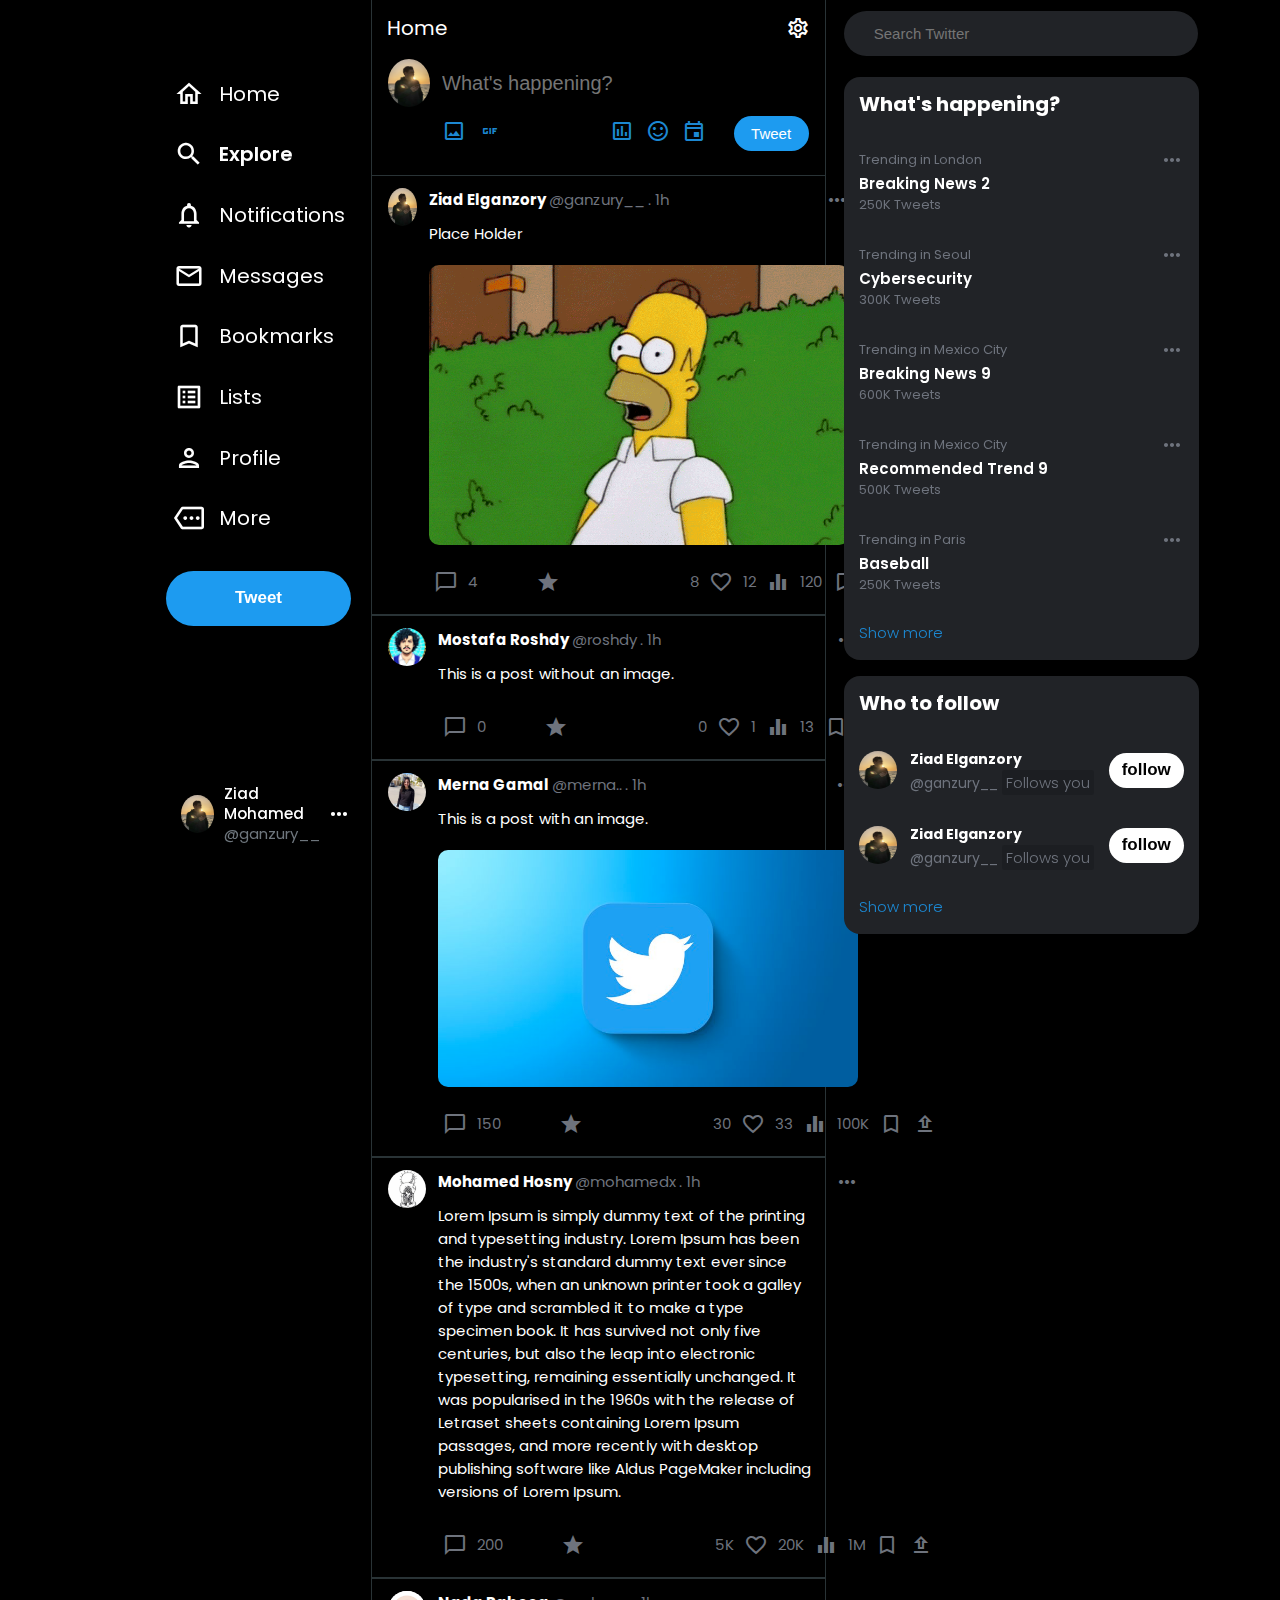
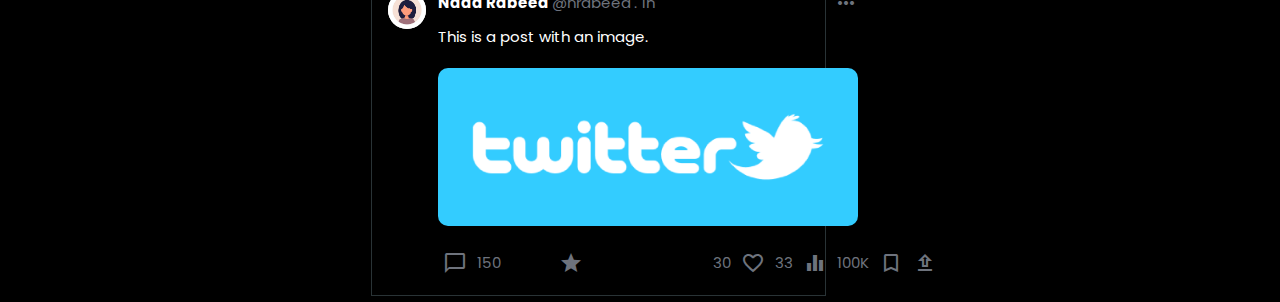
<file: index.html>
<!DOCTYPE html>
<html lang="en">
  <head>
    <meta charset="UTF-8" />
    <meta http-equiv="X-UA-Compatible" content="IE=edge" />
    <meta name="viewport" content="width=device-width, initial-scale=1.0" />
    <link
      href="https://fonts.googleapis.com/icon?family=Material+Icons|Material+Icons+Outlined"
      rel="stylesheet"
    />
    <link rel="stylesheet" href="styles/style.css" />
    <title>Twitter</title>
  </head>
  <body>
    <header>
      <div class="nav-links">
        <a href="#">
          <i class="material-icons-outlined"> flutter_dash </i>
        </a>
        <a href="index.html">
          <i class="material-icons-outlined"> home </i>
          <span>Home</span>
        </a>
        <a href="/pages/explore.html">
          <i class="material-icons-outlined"> search </i>
          <span style="font-weight: 600">Explore</span>
        </a>
        <a href="#">
          <i class="material-icons-outlined"> notifications </i>
          <span>Notifications</span>
        </a>
        <a href="#">
          <i class="material-icons-outlined"> email </i>
          <span>Messages</span>
        </a>
        <a href="#">
          <i class="material-icons-outlined"> bookmark_border </i>
          <span>Bookmarks</span>
        </a>
        <a href="#">
          <i class="material-icons-outlined"> list_alt </i>
          <span>Lists</span>
        </a>
        <a href="#">
          <i class="material-icons-outlined"> person </i>
          <span>Profile</span>
        </a>
        <a href="#">
          <i class="material-icons-outlined"> more </i>
          <span>More</span>
        </a>
        <button class="tweet-btn">Tweet</button>
      </div>

      <div class="main-account">
        <a href="#">
          <img src="images/profiles/ziad.jpg" class="tweet-img" />
          <div class="account-details">
            <span class="account-name">Ziad Mohamed</span>
            <span class="account-handel">@ganzury__</span>
          </div>
          <i class="material-icons-outlined">more_horiz</i>
        </a>
      </div>
    </header>

    <main>
      <div class="main-flex">
        <div class="main-feed">
          <div class="home-bar">
            <span>Home</span>
            <i class="material-icons-outlined">settings</i>
          </div>
          <div class="new-tweet">
            <img src="images/profiles/ziad.jpg" class="tweet-img" />
            <div class="new-tweet-details">
              <input type="text" placeholder="What's happening?" />
              <div class="new-tweet-actions">
                <ul>
                  <li>
                    <i class="material-icons-outlined">image</i>
                  </li>
                  <li>
                    <i class="material-icons-outlined">gif_box</i>
                  </li>
                  <li>
                    <i class="material-icons-outlined">poll</i>
                  </li>
                  <li>
                    <i class="material-icons-outlined">sentiment_satisfied</i>
                  </li>
                  <li>
                    <i class="material-icons-outlined">event</i>
                  </li>
                </ul>
                <button class="tweet-btn">Tweet</button>
              </div>
            </div>
          </div>
          <!-- Posts Start -->
          <div class="feed">
            <!-- This Is The Posts Feed -->
          </div>
          <!-- Posts End -->
        </div>
        <div class="side-feed">
          <div class="search">
            <input type="text" placeholder="Search Twitter" />
          </div>
          <div class="sticky-content">
            <div class="trending">
              <h1 class="h1-title">What's happening?</h1>
              <!-- Trending Items -->
              <div class="trends">
                <!-- Randomized Trends -->
              </div>
              <a href="#" class="show-more">Show more</a>
              <!-- End Of Trending Items -->
            </div>
            <div class="follow">
              <div class="h1-title">Who to follow</div>
              <div class="follow-profile">
                <img class="tweet-img" src="../images/profiles/ziad.jpg" alt="" />
                <div class="follow-details">
                  <a href="">Ziad Elganzory</a>
                  <span>@ganzury__ <span id="follows">Follows you</span></span>
                </div>
                <button class="tweet-btn">follow</button>
              </div>
              <div class="follow-profile">
                <img class="tweet-img" src="../images/profiles/ziad.jpg" alt="" />
                <div class="follow-details">
                  <a href="">Ziad Elganzory</a>
                  <span>@ganzury__ <span id="follows">Follows you</span></span>
                </div>
                <button class="tweet-btn">follow</button>
              </div>
              <a href="#" class="show-more">Show more</a>
            </div>
          </div>
        </div>
      </div>
    </main>

    <script src="/scripts/home.js"></script>
  </body>
</html>
</file>
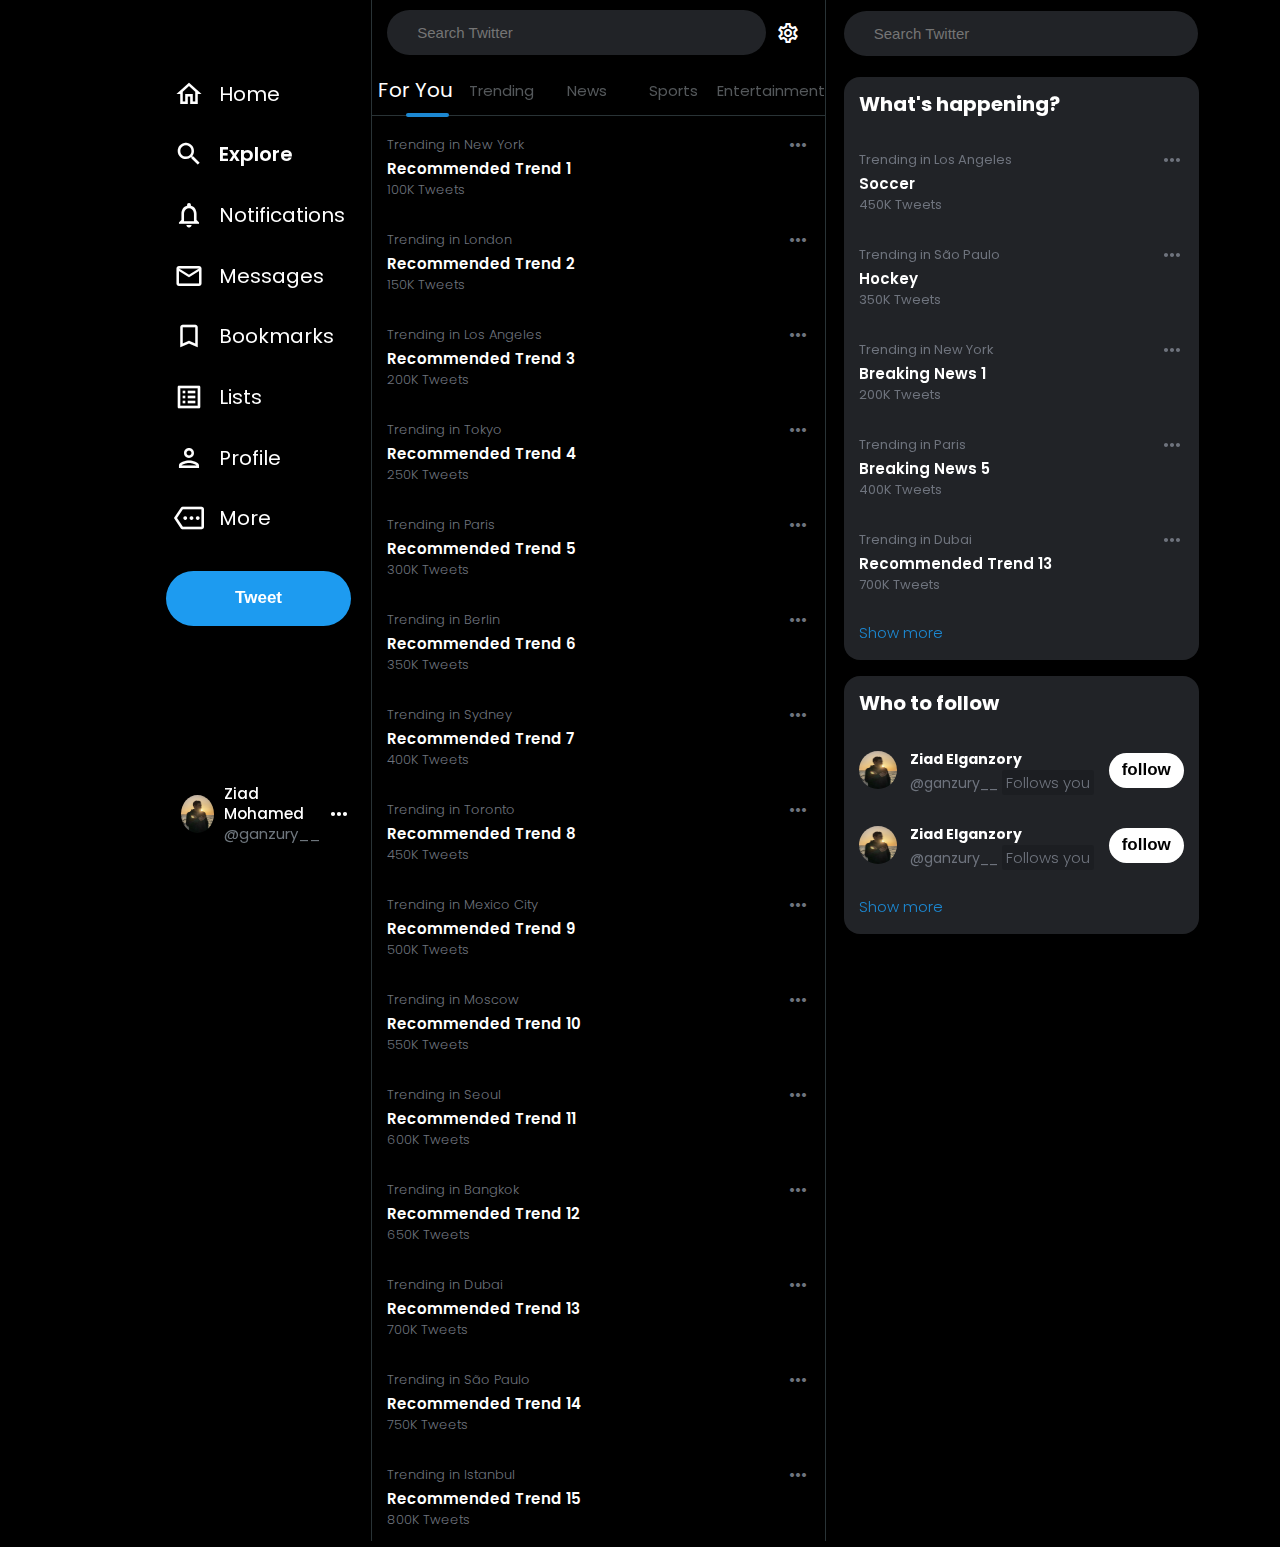
<file: pages/explore.html>
<!DOCTYPE html>
<html lang="en">
  <head>
    <meta charset="UTF-8" />
    <meta http-equiv="X-UA-Compatible" content="IE=edge" />
    <meta name="viewport" content="width=device-width, initial-scale=1.0" />
    <link
      href="https://fonts.googleapis.com/icon?family=Material+Icons|Material+Icons+Outlined"
      rel="stylesheet"
    />
    <link rel="stylesheet" href="../styles/explorestyle.css" />
    <title>Explore</title>
  </head>
  <body>
    <header>
      <div class="nav-links">
        <a href="#">
          <i class="material-icons-outlined"> flutter_dash </i>
        </a>
        <a href="../index.html">
          <i class="material-icons-outlined"> home </i>
          <span>Home</span>
        </a>
        <a href="#">
          <i class="material-icons-outlined"> search </i>
          <span style="font-weight: 600">Explore</span>
        </a>
        <a href="#">
          <i class="material-icons-outlined"> notifications </i>
          <span>Notifications</span>
        </a>
        <a href="#">
          <i class="material-icons-outlined"> email </i>
          <span>Messages</span>
        </a>
        <a href="#">
          <i class="material-icons-outlined"> bookmark_border </i>
          <span>Bookmarks</span>
        </a>
        <a href="#">
          <i class="material-icons-outlined"> list_alt </i>
          <span>Lists</span>
        </a>
        <a href="#">
          <i class="material-icons-outlined"> person </i>
          <span>Profile</span>
        </a>
        <a href="#">
          <i class="material-icons-outlined"> more </i>
          <span>More</span>
        </a>
        <button class="tweet-btn">Tweet</button>
      </div>

      <div class="main-account">
        <a href="#">
          <img src="../images/profiles/ziad.jpg" class="tweet-img" />
          <div class="account-details">
            <span class="account-name">Ziad Mohamed</span>
            <span class="account-handel">@ganzury__</span>
          </div>
          <i class="material-icons-outlined">more_horiz</i>
        </a>
      </div>
    </header>

    <main>
      <div class="main-flex">
        <div class="main-feed">
          <div class="home">
            <div class="home-top">
              <div class="search-home">
                <input type="text" placeholder="Search Twitter" />
              </div>
              <div class="setting-home">
                <i class="material-icons-outlined">settings</i>
              </div>
            </div>
            <div class="home-bot">
              <div class="nav-item" data-category="For You"><p>For You</p></div>
              <div class="nav-item" data-category="Trending"><p>Trending</p></div>
              <div class="nav-item" data-category="News"><p>News</p></div>
              <div class="nav-item" data-category="Sports"><p>Sports</p></div>
              <div class="nav-item" data-category="Entertainment"><p>Entertainment</p></div>
          </div>
          
  
          </div>
          <!-- Posts Start -->
          <div class="explore">
            <!-- Json Data Is Displayed Here -->
          </div>
          <!-- Trends End -->
        </div>

        <div class="side-feed">
          <div class="search">
            <input type="text" placeholder="Search Twitter" />
          </div>
          <div class="sticky-content">
            <div class="trending">
              <h1 class="h1-title">What's happening?</h1>
              <!-- Trending Items -->
              <div class="trends">
                <!-- Side Trends Are Here -->
              </div>
              <a href="#" class="show-more">Show more</a>
              <!-- End Of Trending Items -->
            </div>
            <div class="follow">
              <div class="h1-title">Who to follow</div>
              <div class="follow-profile">
                <img class="tweet-img" src="../images/profiles/ziad.jpg" alt="" />
                <div class="follow-details">
                  <a href="">Ziad Elganzory</a>
                  <span>@ganzury__ <span id="follows">Follows you</span></span>
                </div>
                <button class="tweet-btn">follow</button>
              </div>
              <div class="follow-profile">
                <img class="tweet-img" src="../images/profiles/ziad.jpg" alt="" />
                <div class="follow-details">
                  <a href="">Ziad Elganzory</a>
                  <span>@ganzury__ <span id="follows">Follows you</span></span>
                </div>
                <button class="tweet-btn">follow</button>
              </div>
              <a href="#" class="show-more">Show more</a>
            </div>
          </div>
        </div>
      </div>
    </main>

    <script src="../scripts/explore.js"></script>
  </body>
</html>
</file>
<file: styles/style.css>
@import url("https://fonts.googleapis.com/css2?family=Poppins:ital,wght@0,100;0,200;0,300;0,400;0,500;0,600;0,700;0,800;0,900;1,100;1,200;1,300;1,400;1,500;1,600;1,700;1,800;1,900&display=swap");

* {
  margin: 0;
  padding: 0;
  box-sizing: border-box;
}

html {
  font-size: 10px;
  font-family: "Poppins", sans-serif;
}

body {
  background-color: black;
}

a {
  text-decoration: none;
  color: white;
  font-size: 1.5rem;
  font-weight: 400;
  line-height: 24px;
}

header {
  display: flex;
  flex-direction: column;
  justify-content: space-between;
  padding: 10px 0 10px 13%;
  width: 29%;
  height: 100%;
  position: fixed;
}

.nav-links {
  display: flex;
  flex-direction: column;
  width: 100%;
  height: 70%;
  justify-content: space-between;
}

.nav-links a {
  display: flex;
  align-items: center;
  font-size: 2rem;
  padding: 8px 25px 8px 8px;
  width: fit-content;
}

.nav-links a i {
  font-size: 3rem;
  margin-right: 15px;
}

.nav-links a:hover,
.main-account a:hover {
  background-color: rgb(47, 51, 54);
  border-radius: 9999px;
  transition-duration: 0.2s;
}

.nav-links a:first-child {
  padding: 8px 8px;
}

.nav-links a:first-child i {
  margin: 0;
}

.tweet-btn {
  background-color: rgb(29, 155, 240);
  width: 90%;
  height: 55px;
  border-radius: 9999px;
  margin-top: 15px;
  cursor: pointer;
  font-size: 1.7rem;
  color: white;
  font-weight: 700;
  border: 0px;

}

.tweet-btn:hover {
  background-color: rgba(29, 155, 240, 0.9);
  transition-duration: 0.2s;
}

.main-account {
  width: 100%;
  height: 30%;
  padding-top: 150px;
}

.main-account a {
  display: flex;
  justify-content: space-between;
  padding: 8px 10px 8px 15px;
  margin-right: 10px;
  align-items: center;
}

.tweet-img {
  width: 38px;
  height: 38px;
  border-radius: 50%;
  background-color: white;
}

.account-details {
  display: flex;
  flex-direction: column;
  flex-basis: 70%;
  margin-left: 10px;
  font-size: 1.5rem;
  line-height: 20px;
}

.account-name {
  font-weight: 500;
}

.account-handel {
  color: rgb(110, 118, 125);
}

main {
  width: 71%;
  height: 100%;
  margin-left: 29%;
}

.main-flex {
  display: flex;
  width: 100%;
}

.main-feed {
  width: 50%;
  border-left: 1px solid rgb(41, 51, 54);
  border-right: 1px solid rgb(41, 51, 54);
}

.home-bar {
  display: flex;
  justify-content: space-between;
  align-items: center;
  height: 55px;
  width: 100%;
  color: white;
  font-size: 2rem;
  font-weight: 400;
  padding: 0 15px;
  position: sticky;
  top: 0;
  background-color: black;
}

.home-bar i {
  cursor: pointer;
}

.new-tweet {
  display: flex;
  width: 100%;
  height: 120px;
  padding: 4px 16px;
}

.new-tweet .tweet-img {
  width: 48px;
  height: 48px;
  cursor: pointer;
}

.new-tweet-details {
  display: flex;
  flex-direction: column;
  justify-content: space-evenly;
  padding-top: 4px;
  width: 100%;
  margin-left: 12px;
}

.new-tweet-actions {
  display: flex;
  justify-content: space-between;
  align-items: center;
  height: 60px;
  width: 100%;
}

.new-tweet-actions ul {
  display: flex;
  list-style: none;
}

.new-tweet-details input {
  width: 100%;
  height: 24px;
  background-color: black;
  font-size: 2rem;
  border: none;
  color: white;
  outline: none;
}

.new-tweet-actions ul li {
  margin-right: 12px;
  color: #1c88d2;
  cursor: pointer;
}

.new-tweet-actions .tweet-btn {
  width: 75px;
  height: 35px;
  margin: 0;
  font-weight: 400;
  font-size: 1.5rem;
}

.feed-tweet {
  display: flex;
  width: 100%;
  min-height: 100px;
  padding: 12px 16px 0 16px;
  border-top: 1px solid rgb(41, 51, 54);
  border-bottom: 1px solid rgb(41, 51, 54);
  cursor: pointer;
}

.feed-tweet-details {
  display: flex;
  flex-direction: column;
  width: 100%;
  margin-left: 12px;
}

.feed-tweet i {
  color: rgb(110, 115, 125);
}

.tweeter-details {
  display: flex;
  align-items: flex-start;
  justify-content: space-between;
  font-size: 1.5rem;
}

.tweeter-details a {
  font-weight: 700;
}

.tweeter-details span {
  color: rgb(110, 115, 125);
  font-size: 1.5rem;
  font-weight: 400;
  margin-left: 3px;
}


.tweeter-details .tweeter-handel:hover,.tweeter-details i:hover{
  color:white;
  transition-duration: 0.2s;
}

.tweet-text {
  color: white;
  font-size: 1.5rem;
  width: 90%;
  padding: 10px 0;
}
.tweet-post-img {
  width: 100%;
  max-width: 520px; 
  margin: 10px 0 0 0; 
}

.tweet-post-img img {
  width: 100%; /* Ensure the image fills its container */
  height: auto; /* Maintain aspect ratio */
  border-radius: 10px; /* Add border radius for a rounded appearance */
}

.tweet-icons {
  display: flex;
  justify-content: space-between;
  width: 100%;
  margin: 15px 0;
  padding-right: 50px;
}

.icon-tweet,.comment ,.retweet,.like,.analysis,.bookmark,.share{
  display: flex;
  border-radius: 25px;
}

.tweet-icons p{
  color: rgb(110, 115, 125);
  font-size: 1.5rem;
  padding-left: 1px;
}

.comment i,
.comment p,
.retweet i,
.retweet p,
.like i,
.like p,
.analysis i,
.analysis p,
.bookmark i,
.bookmark p,
.share i,
.share p {
  padding: 5px;
}

.comment:hover {
  background-color: rgba(28, 136, 210, 0.2);
  transition-duration: 0.2s;
}

.comment:hover i,
.comment:hover p {
  color: #1c88d2;
  transition-duration: 0.2s;
}

.retweet:hover {
  background-color: rgba(0, 201, 167,0.1);
  transition-duration: 0.2s;
}

.retweet:hover i,
.retweet:hover p {
  transition-duration: 0.2s;
  color: #00c9a7;
}

.like:hover {
  background-color: rgba(138, 1, 64,0.1);
  transition-duration: 0.2s;
}

.like:hover i,
.like:hover p {
  transition-duration: 0.2s;
  color:  #e8006c ;
}

.analysis:hover {
  background-color: rgba(28, 136, 210, 0.1);
  transition-duration: 0.2s;
}

.analysis:hover i,
.analysis:hover p {
  transition-duration: 0.2s;
  color: #1c88d2;
}


.bookmark:hover {
  background-color: rgba(28, 136, 210, 0.1);
  transition-duration: 0.2s;
}

.bookmark:hover i,
.bookmark:hover p {
  transition-duration: 0.2s;
  color: #1c88d2;
}

.share:hover {
  background-color: rgba(28, 136, 210, 0.1);
  transition-duration: 0.2s;
}

.share:hover i,
.share:hover p {
  transition-duration: 0.2s;
  color: #1c88d2;
}


.side-feed {
  width: 50%;
  padding: 0 2%;
  position: relative;
  top: 6px;
}

.search {
  display: flex;
  height: 55px;
  max-width: 359px;
  position: sticky;
  right: 296px;
  padding-top: 5px;
  padding-right: 5px;
  top: 0;
  background-color: black;
  width: 100%;
  z-index: 1;
}

.sticky-content {
  position: sticky;
  top: 0;
}

.search input {
  background-color: #212327;
  border-radius: 9999px;
  height: 45px;
  width: 100%;
  border: none;
  padding-left: 30px;
  font-size: 1.5rem;
  color: white;
  line-height: 20px;
  font-weight: 400;
}

.trending {
  display: flex;
  flex-direction: column;
  min-height: 570px;
  max-width: 355px;
  border-radius: 16px;
  background-color: #212327;
  margin-top: 16px;
}

.h1-title {
  color: white;
  font-size: 2rem;
  font-weight: 700;
  line-height: 24px;
  padding: 15px 15px;
}

.trending-item {
  display: flex;
  flex-direction: column;
  justify-content: center;
  width: 100%;
  height: 90px;
  margin-top: 5px;
  padding: 0 15px;
  color: rgb(110, 115, 125);
  font-size: 1.5rem;
  font-weight: 600;
}

.item-category {
  display: flex;
  align-items: center;
  justify-content: space-between;
}

.trending span {
  font-size: 1.3rem;
  font-weight: 400;
}

.trending p {
  color: white;
}

.trending-item:hover,
.show-more:hover {
  background-color: #1c1e22;
  cursor: pointer;
  transition-duration: 0.2s;
}

.show-more {
  display: flex;
  align-items: center;
  color: #1c88d2;
  font-size: 1.5rem;
  font-weight: 300;
  width: 100%;
  padding: 15px 15px;
  border-bottom-right-radius: 16px;
  border-bottom-left-radius: 16px;
}

.follow {
  display: flex;
  flex-direction: column;
  min-height: 250px;
  max-width: 355px;
  border-radius: 16px;
  background-color: #212327;
  margin-top: 16px;
}

.follow-profile {
  display: flex;
  align-items: center;
  justify-content: space-between;
  width: 100%;
  height: 70px;
  margin-top: 5px;
  padding: 30px 15px;
}

.follow-details {
  display: flex;
  flex-direction: column;
  margin-left: 10px;
}

.follow-details a {
  font-size: 1.4rem;
  font-weight: 700;
}

.follow-details a:hover {
  text-decoration: underline;
}

.follow-details span {
  color: rgb(110, 115, 125);
  font-size: 1.4rem;
  font-weight: 400;
}

#follows {
  font-weight: 300;
  font-size: 1.5rem;
  background-color: #1c1e22;
  border-radius: 3px;
  padding: 2px 4px;
}

.follow .tweet-btn {
  width: 75px;
  height: 35px;
  margin: 0 0 0 12px;
  font-weight: 600;
  background-color: white;
  color: black;
}
</file>
<file: styles/explorestyle.css>
@import url("https://fonts.googleapis.com/css2?family=Poppins:ital,wght@0,100;0,200;0,300;0,400;0,500;0,600;0,700;0,800;0,900;1,100;1,200;1,300;1,400;1,500;1,600;1,700;1,800;1,900&display=swap");

* {
  margin: 0;
  padding: 0;
  box-sizing: border-box;
}

html {
  font-size: 10px;
  font-family: "Poppins", sans-serif;
}

body {
  background-color: black;
}

a {
  text-decoration: none;
  color: white;
  font-size: 1.5rem;
  font-weight: 400;
  line-height: 24px;
}

header {
  display: flex;
  flex-direction: column;
  justify-content: space-between;
  padding: 10px 0 10px 13%;
  width: 29%;
  height: 100%;
  position: fixed;
}

.nav-links {
  display: flex;
  flex-direction: column;
  width: 100%;
  height: 70%;
  justify-content: space-between;
}

.nav-links a {
  display: flex;
  align-items: center;
  font-size: 2rem;
  padding: 8px 25px 8px 8px;
  width: fit-content;
}

.nav-links a i {
  font-size: 3rem;
  margin-right: 15px;
}

.nav-links a:hover,
.main-account a:hover {
  background-color: rgb(47, 51, 54);
  border-radius: 9999px;
  transition-duration: 0.2s;
}

.nav-links a:first-child {
  padding: 8px 8px;
}

.nav-links a:first-child i {
  margin: 0;
}

.tweet-btn {
  background-color: rgb(29, 155, 240);
  width: 90%;
  height: 55px;
  border-radius: 9999px;
  margin-top: 15px;
  cursor: pointer;
  font-size: 1.7rem;
  color: white;
  font-weight: 700;
  border: 0px;
  transition-duration: 0.2s;
}

.tweet-btn:hover {
  background-color: rgba(29, 155, 240, 0.9);
}

.main-account {
  width: 100%;
  height: 30%;
  padding-top: 150px;
}
.item-category i:hover{
  color:white;
  transition-duration: 0.2s;
}


.main-account a {
  display: flex;
  justify-content: space-between;
  padding: 8px 10px 8px 15px;
  margin-right: 10px;
  align-items: center;
}

.tweet-img {
  width: 38px;
  height: 38px;
  border-radius: 50%;
  background-color: white;
}

.account-details {
  display: flex;
  flex-direction: column;
  flex-basis: 70%;
  margin-left: 10px;
  font-size: 1.5rem;
  line-height: 20px;
}

.account-name {
  font-weight: 500;
}

.account-handel {
  color: rgb(110, 118, 125);
}

main {
  width: 71%;
  height: 100%;
  margin-left: 29%;
}

.main-flex {
  display: flex;
  width: 100%;
}

.main-feed {
  width: 50%;
  border-left: 1px solid rgb(41, 51, 54);
  border-right: 1px solid rgb(41, 51, 54);
}

.home {
  font-size: 2rem;
  font-weight: 400;
  position: sticky;
  top: 0;
  background-color: black;
  border-bottom: 1px solid rgb(41, 51, 54);
}

.setting-home{
  display: flex;
  justify-content: center;
}

.setting-home:hover {
  transition-duration: 0.2s;
  background-color: #212327;
  border-radius: 20px;
}

.setting-home i{
  padding: 10px;
}

.home-top {
  display: flex;
  flex-direction: row;
  justify-content: space-between;
  align-items: center;
  padding: 10px 15px;
  color: white;
}

.home-top i{
  cursor: pointer;
}

.search-home input {

  background-color: #212327;
  border-radius: 9999px;
  height: 45px;
  width: 100%;
  border: none;
  padding-left: 30px;
  font-size: 1.5rem;
  color: white;
  line-height: 20px;
  font-weight: 400;

}

.home-top .search-home {
width: 90%;
}

.home-bot {
  display: flex;
  justify-content: space-between;
  height: 50px;
  color: rgb(84, 88, 91);
  font-size: 1.5rem;
  font-weight: 400;
}

.home-bot div {
  display: flex;
  width: 100%;
  justify-content: center;
  align-items: center;
  position: relative; 

}

.home-bot div:hover {
  transition-duration: 0.2s;
  background-color: #212327;

}

.home-bot div.active p {
  font-size: 2rem; 
  font-weight: 400; 
  color: white; 
}

.home-bot div.active p::after {
  content: '';
  position: absolute;
  bottom: -2px;
  left: 34px;
  width: 50%;
  height: 4px;
  background-color: #1c88d2;
  border-radius: 2px;
}

.side-feed {
  width: 50%;
  padding: 0 2%;
  position: relative;
  top: 6px;
}

.search {
  display: flex;
  height: 55px;
  max-width: 359px;
  position: sticky;
  right: 296px;
  padding-top: 5px;
  padding-right: 5px;
  top: 0;
  background-color: black;
  width: 100%;
  z-index: 1;
}

.sticky-content {
  position: sticky;
  top: 0;
}

.search input {
  background-color: #212327;
  border-radius: 9999px;
  height: 45px;
  width: 100%;
  border: none;
  padding-left: 30px;
  font-size: 1.5rem;
  color: white;
  line-height: 20px;
  font-weight: 400;
}

.trending {
  display: flex;
  flex-direction: column;
  min-height: 570px;
  max-width: 355px;
  border-radius: 16px;
  background-color: #212327;
  margin-top: 16px;
}

.h1-title {
  color: white;
  font-size: 2rem;
  font-weight: 700;
  line-height: 24px;
  padding: 15px 15px;
}

.trending-item {
  display: flex;
  flex-direction: column;
  justify-content: center;
  width: 100%;
  height: 90px;
  margin-top: 5px;
  padding: 0 15px;
  color: rgb(110, 115, 125);
  font-size: 1.5rem;
  font-weight: 600;
}

.explore-item {
  display: flex;
  flex-direction: column;
  justify-content: center;
  width: 100%;
  height: 90px;
  margin-top: 5px;
  padding: 0 15px;
  color: rgb(110, 115, 125);
  font-size: 1.3rem;
  font-weight: 300;
}

.explore-item p{
  color: white;
  font-size: 1.5rem;
  font-weight: 600;
}



.item-category {
  display: flex;
  align-items: center;
  justify-content: space-between;
}

.trending span {
  font-size: 1.3rem;
  font-weight: 400;
}

.trending p {
  color: white;
}

.trending-item:hover,
.show-more:hover,
.explore-item:hover {
  background-color: #1c1e22;
  cursor: pointer;
  transition-duration: 0.2s;
}

.show-more {
  display: flex;
  align-items: center;
  color: #1c88d2;
  font-size: 1.5rem;
  font-weight: 300;
  width: 100%;
  padding: 15px 15px;
  border-bottom-right-radius: 16px;
  border-bottom-left-radius: 16px;
}

.follow {
  display: flex;
  flex-direction: column;
  min-height: 250px;
  max-width: 355px;
  border-radius: 16px;
  background-color: #212327;
  margin-top: 16px;
}

.follow-profile {
  display: flex;
  align-items: center;
  justify-content: space-between;
  width: 100%;
  height: 70px;
  margin-top: 5px;
  padding: 30px 15px;
}

.follow-details {
  display: flex;
  flex-direction: column;
  margin-left: 10px;
}

.follow-details a {
  font-size: 1.4rem;
  font-weight: 700;
}

.follow-details a:hover {
  text-decoration: underline;
}

.follow-details span {
  color: rgb(110, 115, 125);
  font-size: 1.4rem;
  font-weight: 400;
}

#follows {
  font-weight: 300;
  font-size: 1.5rem;
  background-color: #1c1e22;
  border-radius: 3px;
  padding: 2px 4px;
}

.follow .tweet-btn {
  width: 75px;
  height: 35px;
  margin: 0 0 0 12px;
  font-weight: 600;
  background-color: white;
  color: black;
}
</file>
